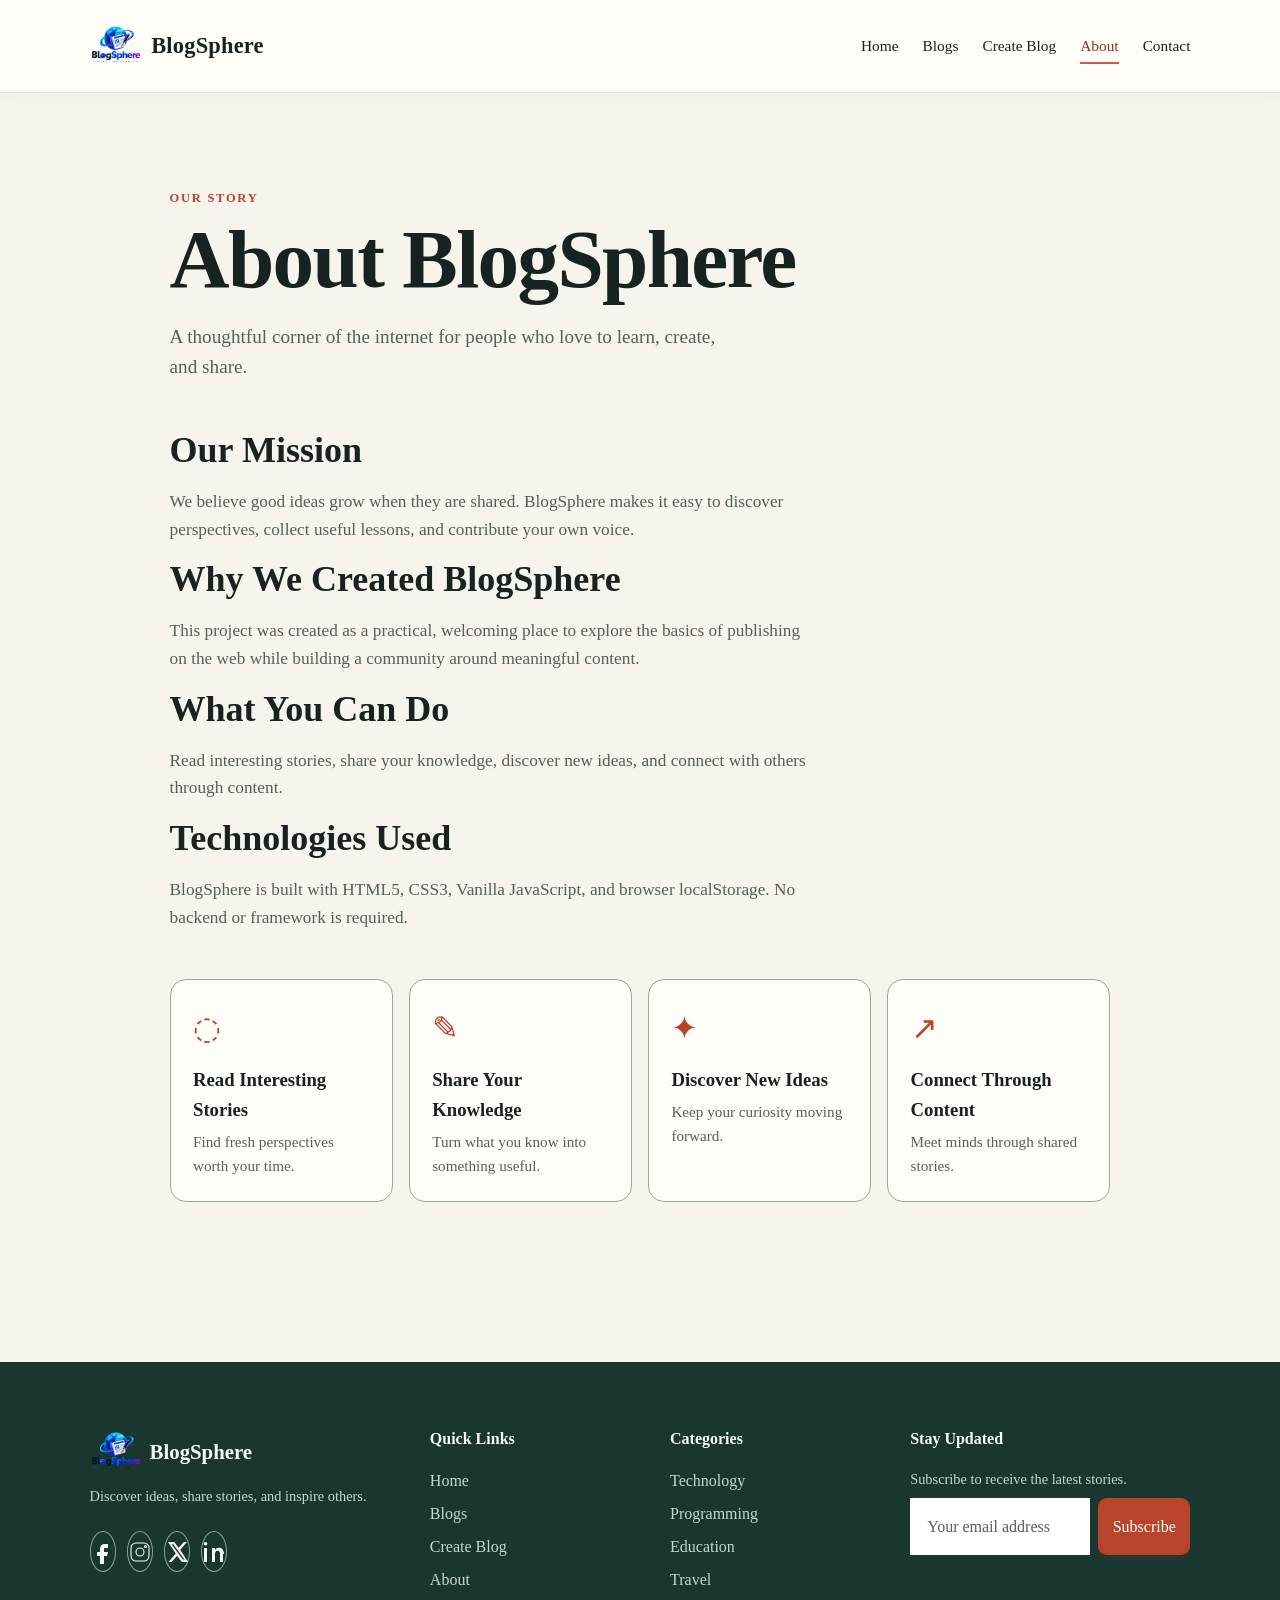
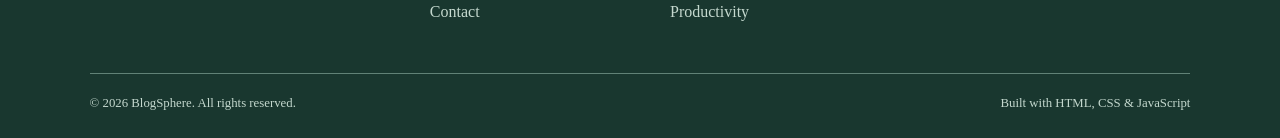
<file: about.html>
<!doctype html>
<html lang="en">
  <head>
    <meta charset="UTF-8" />
    <meta
      name="viewport"
      content="width=device-width, initial-scale=1.0"
    />
    <title>About | BlogSphere</title>
    <link
      rel="stylesheet"
      href="css/style.css"
    />
  </head>
  <body>
    <header class="site-header">
      <a class="brand" href="index.html"
        ><span class="brand-mark"
          ><img src="./images/image.png" alt="BlogSphere logo"></span
        >
        BlogSphere</a
      ><button
        class="menu-toggle"
        aria-label="Open navigation"
        aria-expanded="false"
      >
        ☰
      </button>
      <nav
        class="site-nav"
        aria-label="Main navigation"
      >
        <a href="index.html">Home</a
        ><a href="blogs.html">Blogs</a
        ><a href="create-blog.html"
          >Create Blog</a
        ><a
          class="active"
          href="about.html"
          >About</a
        ><a href="contact.html"
          >Contact</a
        >
      </nav>
    </header>
    <main class="page-content">
      <p class="eyebrow">Our story</p>
      <h1>About BlogSphere</h1>
      <p class="intro">
        A thoughtful corner of the
        internet for people who love to
        learn, create, and share.
      </p>
      <div class="about-copy">
        <h2>Our Mission</h2>
        <p>
          We believe good ideas grow
          when they are shared.
          BlogSphere makes it easy to
          discover perspectives, collect
          useful lessons, and contribute
          your own voice.
        </p>
        <h2>
          Why We Created BlogSphere
        </h2>
        <p>
          This project was created as a
          practical, welcoming place to
          explore the basics of
          publishing on the web while
          building a community around
          meaningful content.
        </p>
        <h2>What You Can Do</h2>
        <p>
          Read interesting stories,
          share your knowledge, discover
          new ideas, and connect with
          others through content.
        </p>
        <h2>Technologies Used</h2>
        <p>
          BlogSphere is built with
          HTML5, CSS3, Vanilla
          JavaScript, and browser
          localStorage. No backend or
          framework is required.
        </p>
      </div>
      <div class="feature-grid">
        <article class="feature-card">
          <span>◌</span>
          <h3>
            Read Interesting Stories
          </h3>
          <p>
            Find fresh perspectives
            worth your time.
          </p>
        </article>
        <article class="feature-card">
          <span>✎</span>
          <h3>Share Your Knowledge</h3>
          <p>
            Turn what you know into
            something useful.
          </p>
        </article>
        <article class="feature-card">
          <span>✦</span>
          <h3>Discover New Ideas</h3>
          <p>
            Keep your curiosity moving
            forward.
          </p>
        </article>
        <article class="feature-card">
          <span>↗</span>
          <h3>
            Connect Through Content
          </h3>
          <p>
            Meet minds through shared
            stories.
          </p>
        </article>
      </div>
    </main>
    <footer class="site-footer">
      <div class="footer-grid">
        <div>
          <a
            class="footer-brand"
            href="index.html"
            ><span><img src="./images/image.png" alt="BlogSphere logo"></span>
            BlogSphere</a
          >
          <p>
            Discover ideas, share
            stories, and inspire others.
          </p>
          <div class="social-links">
            <a
              href="https://www.facebook.com/"
              aria-label="Facebook"
              ><svg viewBox="0 0 24 24" aria-hidden="true"><path d="M14 8h3V4h-3c-3.3 0-5 1.9-5 5v3H6v4h3v8h4v-8h3l1-4h-4V9c0-.7.3-1 1-1Z" /></svg></a
            ><a
              href="https://www.instagram.com/"
              aria-label="Instagram"
              ><svg class="social-icon-outline" viewBox="0 0 24 24" aria-hidden="true"><rect x="3" y="3" width="18" height="18" rx="5" /><circle cx="12" cy="12" r="4" /><circle cx="17.5" cy="6.5" r="1" /></svg></a
            ><a
              href="https://x.com/"
              aria-label="Twitter"
              ><svg viewBox="0 0 24 24" aria-hidden="true"><path d="M18.9 2H22l-6.8 7.8L23 22h-6.1l-4.8-6.3L6.6 22H3.5l7.3-8.4L3 2h6.2l4.3 5.7L18.9 2Zm-1.1 17.6h1.7L8.3 4.3H6.5l11.3 15.3Z" /></svg></a
            ><a
              href="https://www.linkedin.com/"
              aria-label="LinkedIn"
              ><svg viewBox="0 0 24 24" aria-hidden="true"><path d="M5 8H2V22H5V8ZM3.5 2A1.8 1.8 0 1 0 3.5 5.6 1.8 1.8 0 0 0 3.5 2ZM22 14c0-4.2-2.2-6.2-5.1-6.2-2.3 0-3.3 1.3-3.9 2.2V8H10V22h3v-7.4c0-2 .4-3.8 2.7-3.8 2.2 0 2.3 2.1 2.3 3.9V22h3V14Z" /></svg></a
            >
          </div>
        </div>
        <div>
          <h3>Quick Links</h3>
          <a href="index.html">Home</a
          ><a href="blogs.html">Blogs</a
          ><a href="create-blog.html"
            >Create Blog</a
          ><a href="about.html">About</a
          ><a href="contact.html"
            >Contact</a
          >
        </div>
        <div>
          <h3>Categories</h3>
          <a
            href="blogs.html?category=Technology"
            >Technology</a
          ><a
            href="blogs.html?category=Programming"
            >Programming</a
          ><a
            href="blogs.html?category=Education"
            >Education</a
          ><a
            href="blogs.html?category=Travel"
            >Travel</a
          ><a
            href="blogs.html?category=Productivity"
            >Productivity</a
          >
        </div>
        <div>
          <h3>Stay Updated</h3>
          <p>
            Subscribe to receive the
            latest stories.
          </p>
          <form class="newsletter-form">
            <input
              type="email"
              placeholder="Your email address"
              aria-label="Email address"
              required
            /><button
              class="button"
              type="submit"
            >
              Subscribe</button
            ><small
              class="newsletter-message"
            ></small>
          </form>
        </div>
      </div>
      <div class="footer-bottom">
        <span
          >© 2026 BlogSphere. All
          rights reserved.</span
        ><span
          >Built with HTML, CSS &
          JavaScript</span
        >
      </div>
    </footer>
    <script src="js/main.js"></script>
  </body>
</html>
</file>
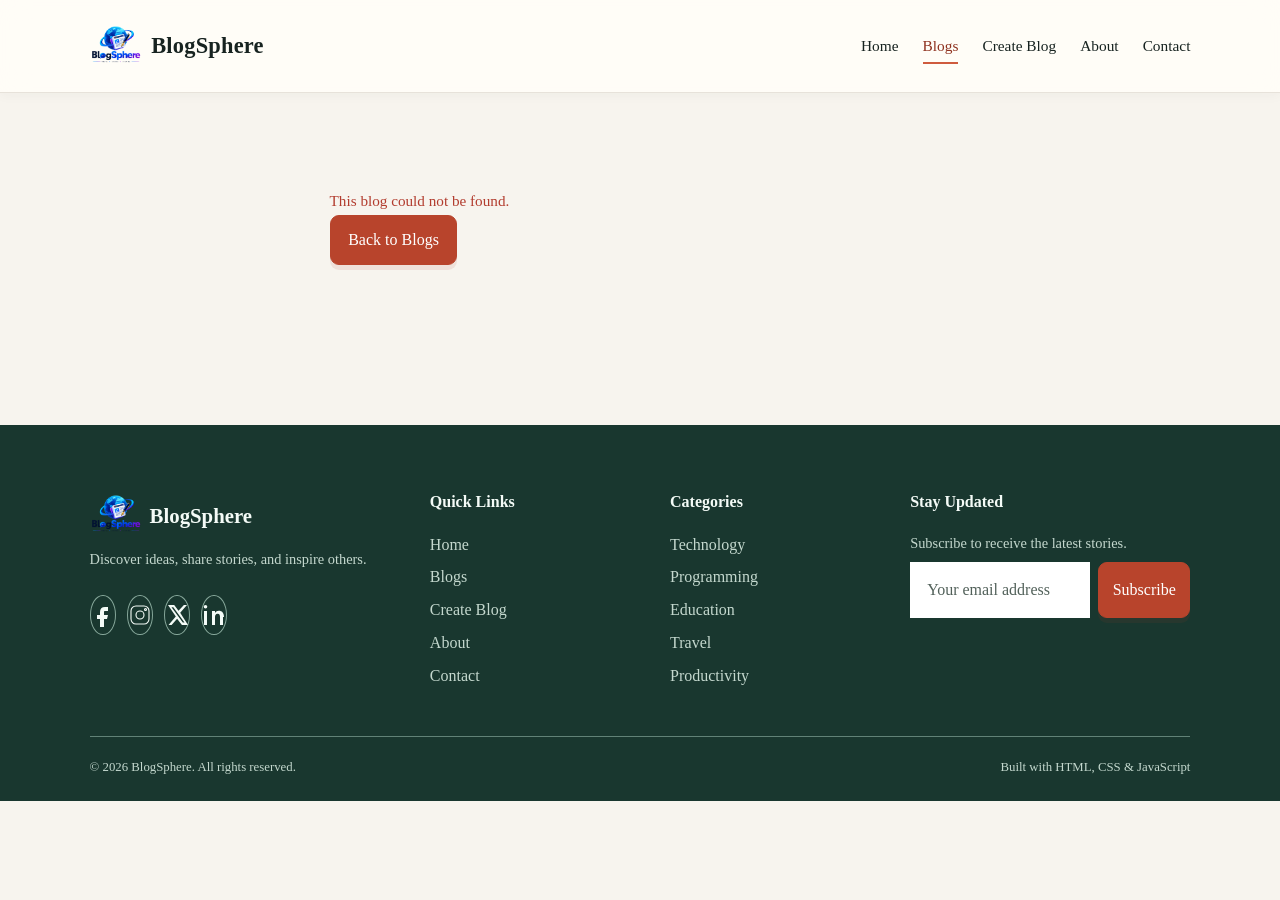
<file: blog-details.html>
<!doctype html>
<html lang="en">
  <head>
    <meta charset="UTF-8" />
    <meta
      name="viewport"
      content="width=device-width, initial-scale=1.0"
    />
    <title>
      Blog Details | BlogSphere
    </title>
    <link
      rel="stylesheet"
      href="css/style.css"
    />
  </head>
  <body>
    <header class="site-header">
      <a class="brand" href="index.html"
        ><span class="brand-mark"
          ><img src="./images/image.png" alt="BlogSphere logo"></span
        >
        BlogSphere</a
      ><button
        class="menu-toggle"
        aria-label="Open navigation"
        aria-expanded="false"
      >
        ☰
      </button>
      <nav
        class="site-nav"
        aria-label="Main navigation"
      >
        <a href="index.html">Home</a
        ><a
          class="active"
          href="blogs.html"
          >Blogs</a
        ><a href="create-blog.html"
          >Create Blog</a
        ><a href="about.html">About</a
        ><a href="contact.html"
          >Contact</a
        >
      </nav>
    </header>
    <main
      id="blog-detail"
      class="page-content detail-page"
      aria-live="polite"
    ></main>
    <footer class="site-footer">
      <div class="footer-grid">
        <div>
          <a
            class="footer-brand"
            href="index.html"
            ><span><img src="./images/image.png" alt="BlogSphere logo"></span>
            BlogSphere</a
          >
          <p>
            Discover ideas, share
            stories, and inspire others.
          </p>
          <div class="social-links">
            <a
              href="https://www.facebook.com/"
              aria-label="Facebook"
              ><svg viewBox="0 0 24 24" aria-hidden="true"><path d="M14 8h3V4h-3c-3.3 0-5 1.9-5 5v3H6v4h3v8h4v-8h3l1-4h-4V9c0-.7.3-1 1-1Z" /></svg></a
            ><a
              href="https://www.instagram.com/"
              aria-label="Instagram"
              ><svg class="social-icon-outline" viewBox="0 0 24 24" aria-hidden="true"><rect x="3" y="3" width="18" height="18" rx="5" /><circle cx="12" cy="12" r="4" /><circle cx="17.5" cy="6.5" r="1" /></svg></a
            ><a
              href="https://x.com/"
              aria-label="Twitter"
              ><svg viewBox="0 0 24 24" aria-hidden="true"><path d="M18.9 2H22l-6.8 7.8L23 22h-6.1l-4.8-6.3L6.6 22H3.5l7.3-8.4L3 2h6.2l4.3 5.7L18.9 2Zm-1.1 17.6h1.7L8.3 4.3H6.5l11.3 15.3Z" /></svg></a
            ><a
              href="https://www.linkedin.com/"
              aria-label="LinkedIn"
              ><svg viewBox="0 0 24 24" aria-hidden="true"><path d="M5 8H2V22H5V8ZM3.5 2A1.8 1.8 0 1 0 3.5 5.6 1.8 1.8 0 0 0 3.5 2ZM22 14c0-4.2-2.2-6.2-5.1-6.2-2.3 0-3.3 1.3-3.9 2.2V8H10V22h3v-7.4c0-2 .4-3.8 2.7-3.8 2.2 0 2.3 2.1 2.3 3.9V22h3V14Z" /></svg></a
            >
          </div>
        </div>
        <div>
          <h3>Quick Links</h3>
          <a href="index.html">Home</a
          ><a href="blogs.html">Blogs</a
          ><a href="create-blog.html"
            >Create Blog</a
          ><a href="about.html">About</a
          ><a href="contact.html"
            >Contact</a
          >
        </div>
        <div>
          <h3>Categories</h3>
          <a
            href="blogs.html?category=Technology"
            >Technology</a
          ><a
            href="blogs.html?category=Programming"
            >Programming</a
          ><a
            href="blogs.html?category=Education"
            >Education</a
          ><a
            href="blogs.html?category=Travel"
            >Travel</a
          ><a
            href="blogs.html?category=Productivity"
            >Productivity</a
          >
        </div>
        <div>
          <h3>Stay Updated</h3>
          <p>
            Subscribe to receive the
            latest stories.
          </p>
          <form class="newsletter-form">
            <input
              type="email"
              placeholder="Your email address"
              aria-label="Email address"
              required
            /><button
              class="button"
              type="submit"
            >
              Subscribe</button
            ><small
              class="newsletter-message"
            ></small>
          </form>
        </div>
      </div>
      <div class="footer-bottom">
        <span
          >© 2026 BlogSphere. All
          rights reserved.</span
        ><span
          >Built with HTML, CSS &
          JavaScript</span
        >
      </div>
    </footer>
    <script src="js/main.js"></script>
    <script src="js/blog-details.js"></script>
  </body>
</html>
</file>
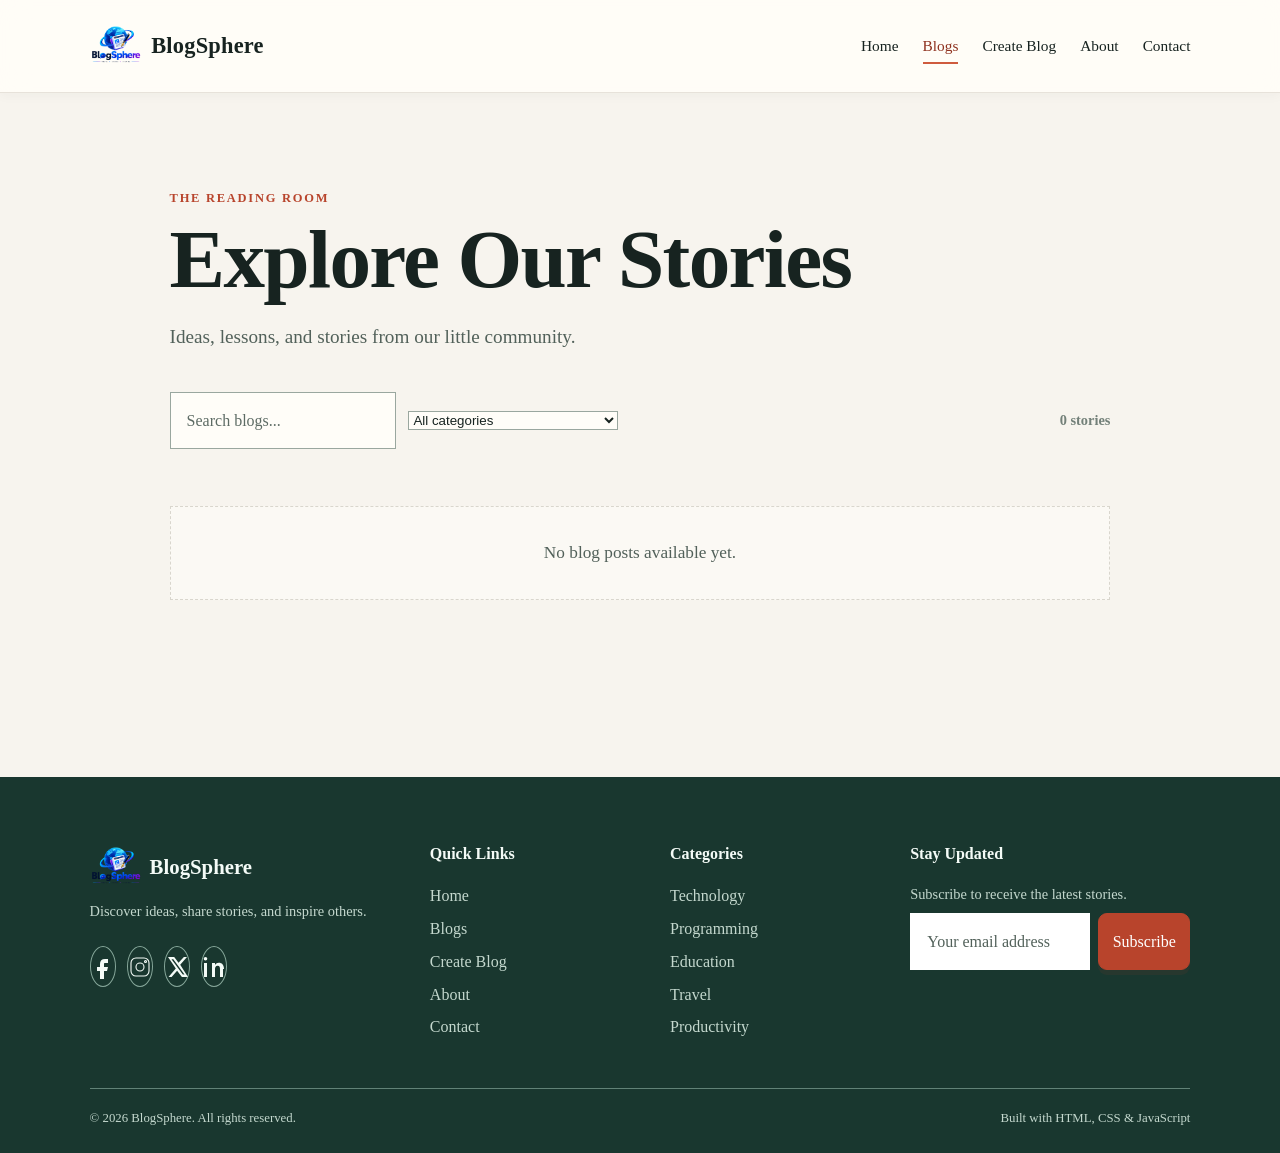
<file: blogs.html>
<!doctype html>
<html lang="en">
  <head>
    <meta charset="UTF-8" />
    <meta
      name="viewport"
      content="width=device-width, initial-scale=1.0"
    />
    <title>Blogs | BlogSphere</title>
    <link
      rel="stylesheet"
      href="css/style.css"
    />
  </head>
  <body>
    <header class="site-header">
      <a
        class="brand"
        href="index.html"
      >
        <span class="brand-mark"
          ><img src="./images/image.png" alt="BlogSphere logo"></span
        >
        BlogSphere
      </a>
      <button
        class="menu-toggle"
        aria-label="Open navigation"
        aria-expanded="false"
      >
        ☰
      </button>
      <nav
        class="site-nav"
        aria-label="Main navigation"
      >
        <a href="index.html">Home</a>
        <a
          class="active"
          href="blogs.html"
          >Blogs</a
        >
        <a href="create-blog.html"
          >Create Blog</a
        >
        <a href="about.html">About</a>
        <a href="contact.html"
          >Contact</a
        >
      </nav>
    </header>
    <main class="page-content">
      <p class="eyebrow">
        The reading room
      </p>
      <h1>Explore Our Stories</h1>
      <p class="intro">
        Ideas, lessons, and stories from
        our little community.
      </p>
      <div class="blog-tools">
        <input
          id="search-input"
          type="search"
          placeholder="Search blogs..."
          aria-label="Search blogs"
        />
        <select
          id="category-filter"
          aria-label="Filter by category"
        >
          <option value="all">
            All categories
          </option>
        </select>
        <strong
          id="blog-count"
        ></strong>
      </div>
      <section
        id="blog-list"
        class="card-grid"
        aria-live="polite"
      ></section>
    </main>
    <footer class="site-footer">
      <div class="footer-grid">
        <div>
          <a
            class="footer-brand"
            href="index.html"
            ><span><img src="./images/image.png" alt="BlogSphere logo"></span>
            BlogSphere</a
          >
          <p>
            Discover ideas, share
            stories, and inspire others.
          </p>
          <div class="social-links">
            <a
              href="https://www.facebook.com/"
              aria-label="Facebook"
              ><svg viewBox="0 0 24 24" aria-hidden="true"><path d="M14 8h3V4h-3c-3.3 0-5 1.9-5 5v3H6v4h3v8h4v-8h3l1-4h-4V9c0-.7.3-1 1-1Z" /></svg></a
            ><a
              href="https://www.instagram.com/"
              aria-label="Instagram"
              ><svg class="social-icon-outline" viewBox="0 0 24 24" aria-hidden="true"><rect x="3" y="3" width="18" height="18" rx="5" /><circle cx="12" cy="12" r="4" /><circle cx="17.5" cy="6.5" r="1" /></svg></a
            ><a
              href="https://x.com/"
              aria-label="Twitter"
              ><svg viewBox="0 0 24 24" aria-hidden="true"><path d="M18.9 2H22l-6.8 7.8L23 22h-6.1l-4.8-6.3L6.6 22H3.5l7.3-8.4L3 2h6.2l4.3 5.7L18.9 2Zm-1.1 17.6h1.7L8.3 4.3H6.5l11.3 15.3Z" /></svg></a
            ><a
              href="https://www.linkedin.com/"
              aria-label="LinkedIn"
              ><svg viewBox="0 0 24 24" aria-hidden="true"><path d="M5 8H2V22H5V8ZM3.5 2A1.8 1.8 0 1 0 3.5 5.6 1.8 1.8 0 0 0 3.5 2ZM22 14c0-4.2-2.2-6.2-5.1-6.2-2.3 0-3.3 1.3-3.9 2.2V8H10V22h3v-7.4c0-2 .4-3.8 2.7-3.8 2.2 0 2.3 2.1 2.3 3.9V22h3V14Z" /></svg></a
            >
          </div>
        </div>
        <div>
          <h3>Quick Links</h3>
          <a href="index.html">Home</a
          ><a href="blogs.html">Blogs</a
          ><a href="create-blog.html"
            >Create Blog</a
          ><a href="about.html">About</a
          ><a href="contact.html"
            >Contact</a
          >
        </div>
        <div>
          <h3>Categories</h3>
          <a
            href="blogs.html?category=Technology"
            >Technology</a
          ><a
            href="blogs.html?category=Programming"
            >Programming</a
          ><a
            href="blogs.html?category=Education"
            >Education</a
          ><a
            href="blogs.html?category=Travel"
            >Travel</a
          ><a
            href="blogs.html?category=Productivity"
            >Productivity</a
          >
        </div>
        <div>
          <h3>Stay Updated</h3>
          <p>
            Subscribe to receive the
            latest stories.
          </p>
          <form class="newsletter-form">
            <input
              type="email"
              placeholder="Your email address"
              aria-label="Email address"
              required
            /><button
              class="button"
              type="submit"
            >
              Subscribe</button
            ><small
              class="newsletter-message"
            ></small>
          </form>
        </div>
      </div>
      <div class="footer-bottom">
        <span
          >© 2026 BlogSphere. All
          rights reserved.</span
        ><span
          >Built with HTML, CSS &
          JavaScript</span
        >
      </div>
    </footer>
    <script src="js/main.js"></script>
    <script src="js/blogs.js"></script>
  </body>
</html>
</file>
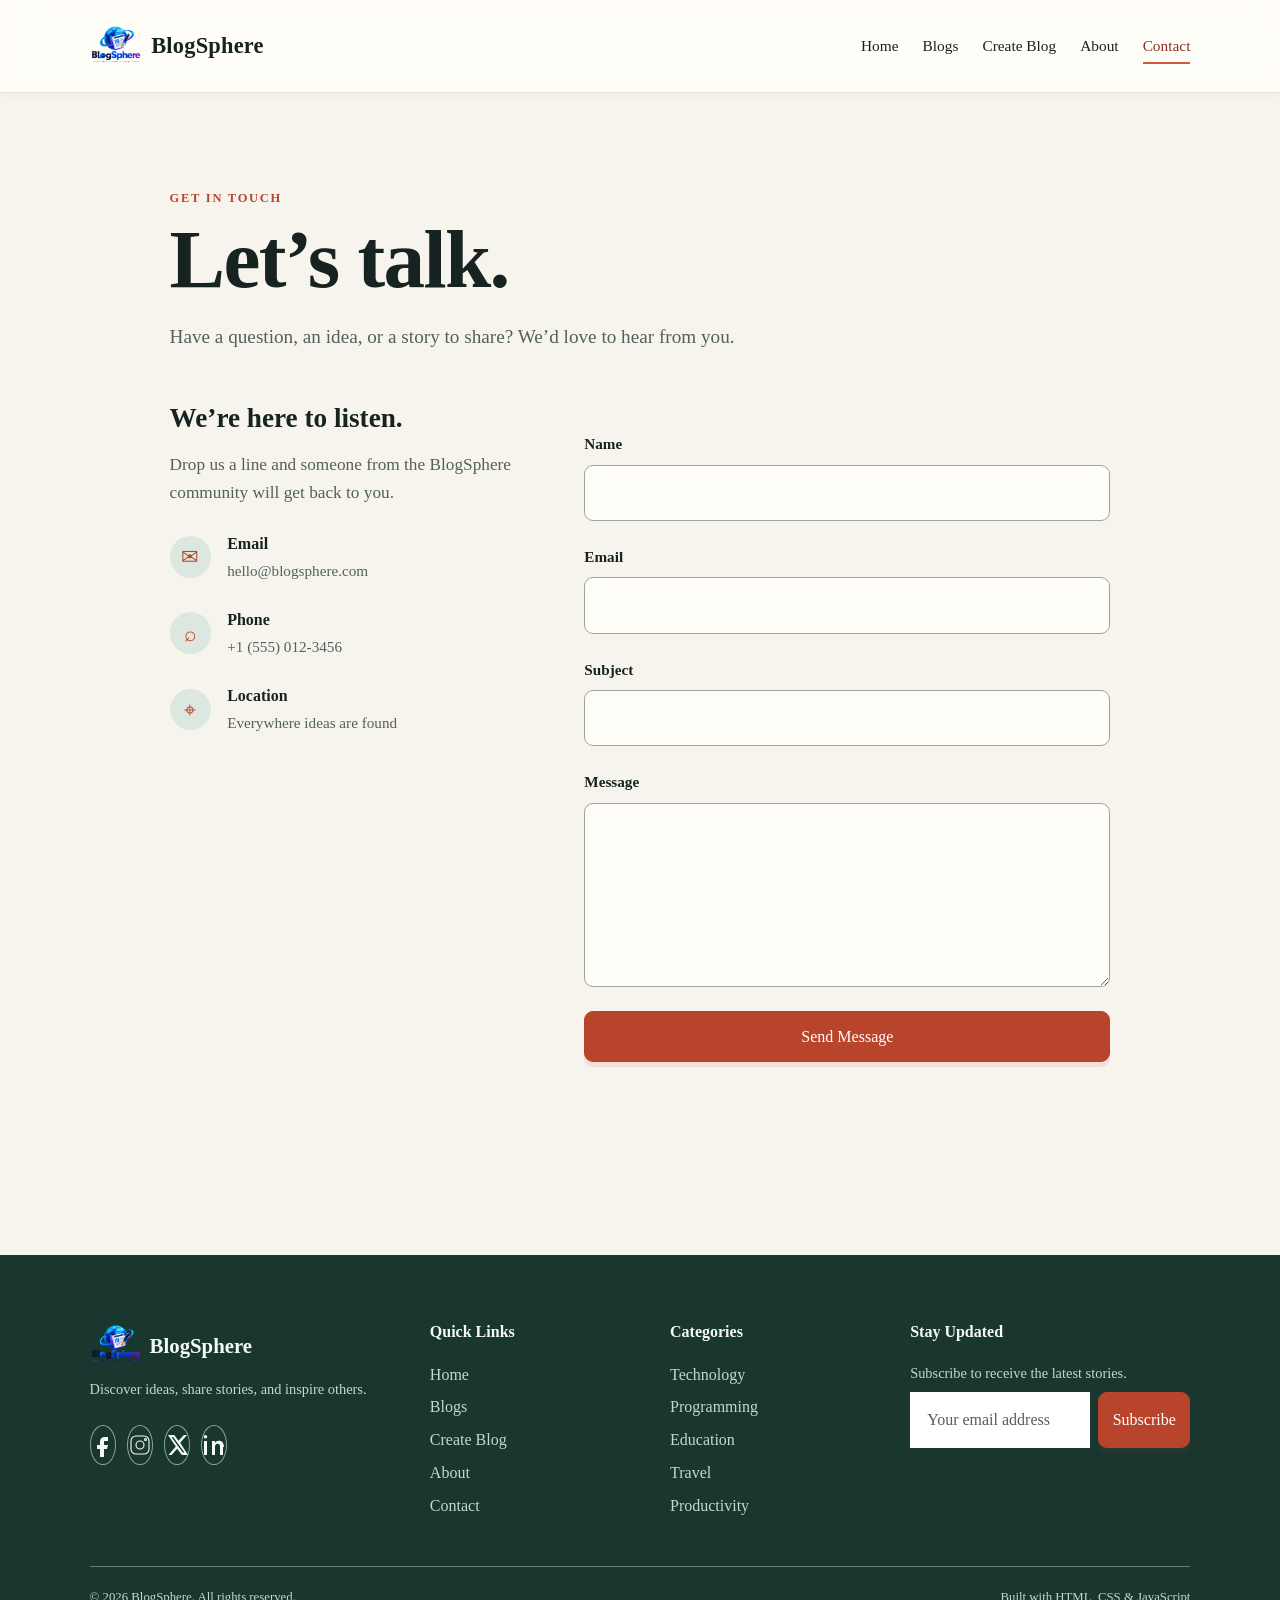
<file: contact.html>
<!doctype html>
<html lang="en">
  <head>
    <meta charset="UTF-8" />
    <meta
      name="viewport"
      content="width=device-width, initial-scale=1.0"
    />
    <title>Contact | BlogSphere</title>
    <link
      rel="stylesheet"
      href="css/style.css"
    />
  </head>
  <body>
    <header class="site-header">
      <a class="brand" href="index.html"
        ><span class="brand-mark"
          ><img src="./images/image.png" alt="BlogSphere logo"></span
        >
        BlogSphere</a
      ><button
        class="menu-toggle"
        aria-label="Open navigation"
        aria-expanded="false"
      >
        ☰
      </button>
      <nav
        class="site-nav"
        aria-label="Main navigation"
      >
        <a href="index.html">Home</a
        ><a href="blogs.html">Blogs</a
        ><a href="create-blog.html"
          >Create Blog</a
        ><a href="about.html">About</a
        ><a
          class="active"
          href="contact.html"
          >Contact</a
        >
      </nav>
    </header>
    <main class="page-content">
      <p class="eyebrow">
        Get in touch
      </p>
      <h1>Let’s talk.</h1>
      <p class="intro">
        Have a question, an idea, or a
        story to share? We’d love to
        hear from you.
      </p>
      <div class="contact-layout">
        <div class="contact-info">
          <h2>We’re here to listen.</h2>
          <p>
            Drop us a line and someone
            from the BlogSphere
            community will get back to
            you.
          </p>
          <div class="contact-item">
            <span>✉</span>
            <div>
              <strong>Email</strong>
              <p>
                hello@blogsphere.com
              </p>
            </div>
          </div>
          <div class="contact-item">
            <span>⌕</span>
            <div>
              <strong>Phone</strong>
              <p>+1 (555) 012-3456</p>
            </div>
          </div>
          <div class="contact-item">
            <span>⌖</span>
            <div>
              <strong>Location</strong>
              <p>
                Everywhere ideas are
                found
              </p>
            </div>
          </div>
        </div>
        <form
          id="contact-form"
          class="form"
          novalidate
        >
          <label for="name">Name</label
          ><input
            id="name"
            name="name"
            type="text"
            required
          /><label for="email"
            >Email</label
          ><input
            id="email"
            name="email"
            type="email"
            required
          /><label for="subject"
            >Subject</label
          ><input
            id="subject"
            name="subject"
            type="text"
            required
          /><label for="message"
            >Message</label
          ><textarea
            id="message"
            name="message"
            rows="6"
            required
          ></textarea
          ><button
            class="button"
            type="submit"
          >
            Send Message
          </button>
          <p
            id="contact-message"
            class="form-message"
            role="status"
          ></p>
        </form>
      </div>
    </main>
    <footer class="site-footer">
      <div class="footer-grid">
        <div>
          <a
            class="footer-brand"
            href="index.html"
            ><span><img src="./images/image.png" alt="BlogSphere logo"></span>
            BlogSphere</a
          >
          <p>
            Discover ideas, share
            stories, and inspire others.
          </p>
          <div class="social-links">
            <a
              href="https://www.facebook.com/"
              aria-label="Facebook"
              ><svg viewBox="0 0 24 24" aria-hidden="true"><path d="M14 8h3V4h-3c-3.3 0-5 1.9-5 5v3H6v4h3v8h4v-8h3l1-4h-4V9c0-.7.3-1 1-1Z" /></svg></a
            ><a
              href="https://www.instagram.com/"
              aria-label="Instagram"
              ><svg class="social-icon-outline" viewBox="0 0 24 24" aria-hidden="true"><rect x="3" y="3" width="18" height="18" rx="5" /><circle cx="12" cy="12" r="4" /><circle cx="17.5" cy="6.5" r="1" /></svg></a
            ><a
              href="https://x.com/"
              aria-label="Twitter"
              ><svg viewBox="0 0 24 24" aria-hidden="true"><path d="M18.9 2H22l-6.8 7.8L23 22h-6.1l-4.8-6.3L6.6 22H3.5l7.3-8.4L3 2h6.2l4.3 5.7L18.9 2Zm-1.1 17.6h1.7L8.3 4.3H6.5l11.3 15.3Z" /></svg></a
            ><a
              href="https://www.linkedin.com/"
              aria-label="LinkedIn"
              ><svg viewBox="0 0 24 24" aria-hidden="true"><path d="M5 8H2V22H5V8ZM3.5 2A1.8 1.8 0 1 0 3.5 5.6 1.8 1.8 0 0 0 3.5 2ZM22 14c0-4.2-2.2-6.2-5.1-6.2-2.3 0-3.3 1.3-3.9 2.2V8H10V22h3v-7.4c0-2 .4-3.8 2.7-3.8 2.2 0 2.3 2.1 2.3 3.9V22h3V14Z" /></svg></a
            >
          </div>
        </div>
        <div>
          <h3>Quick Links</h3>
          <a href="index.html">Home</a
          ><a href="blogs.html">Blogs</a
          ><a href="create-blog.html"
            >Create Blog</a
          ><a href="about.html">About</a
          ><a href="contact.html"
            >Contact</a
          >
        </div>
        <div>
          <h3>Categories</h3>
          <a
            href="blogs.html?category=Technology"
            >Technology</a
          ><a
            href="blogs.html?category=Programming"
            >Programming</a
          ><a
            href="blogs.html?category=Education"
            >Education</a
          ><a
            href="blogs.html?category=Travel"
            >Travel</a
          ><a
            href="blogs.html?category=Productivity"
            >Productivity</a
          >
        </div>
        <div>
          <h3>Stay Updated</h3>
          <p>
            Subscribe to receive the
            latest stories.
          </p>
          <form class="newsletter-form">
            <input
              type="email"
              placeholder="Your email address"
              aria-label="Email address"
              required
            /><button
              class="button"
              type="submit"
            >
              Subscribe</button
            ><small
              class="newsletter-message"
            ></small>
          </form>
        </div>
      </div>
      <div class="footer-bottom">
        <span
          >© 2026 BlogSphere. All
          rights reserved.</span
        ><span
          >Built with HTML, CSS &
          JavaScript</span
        >
      </div>
    </footer>
    <script src="js/main.js"></script>
  </body>
</html>
</file>
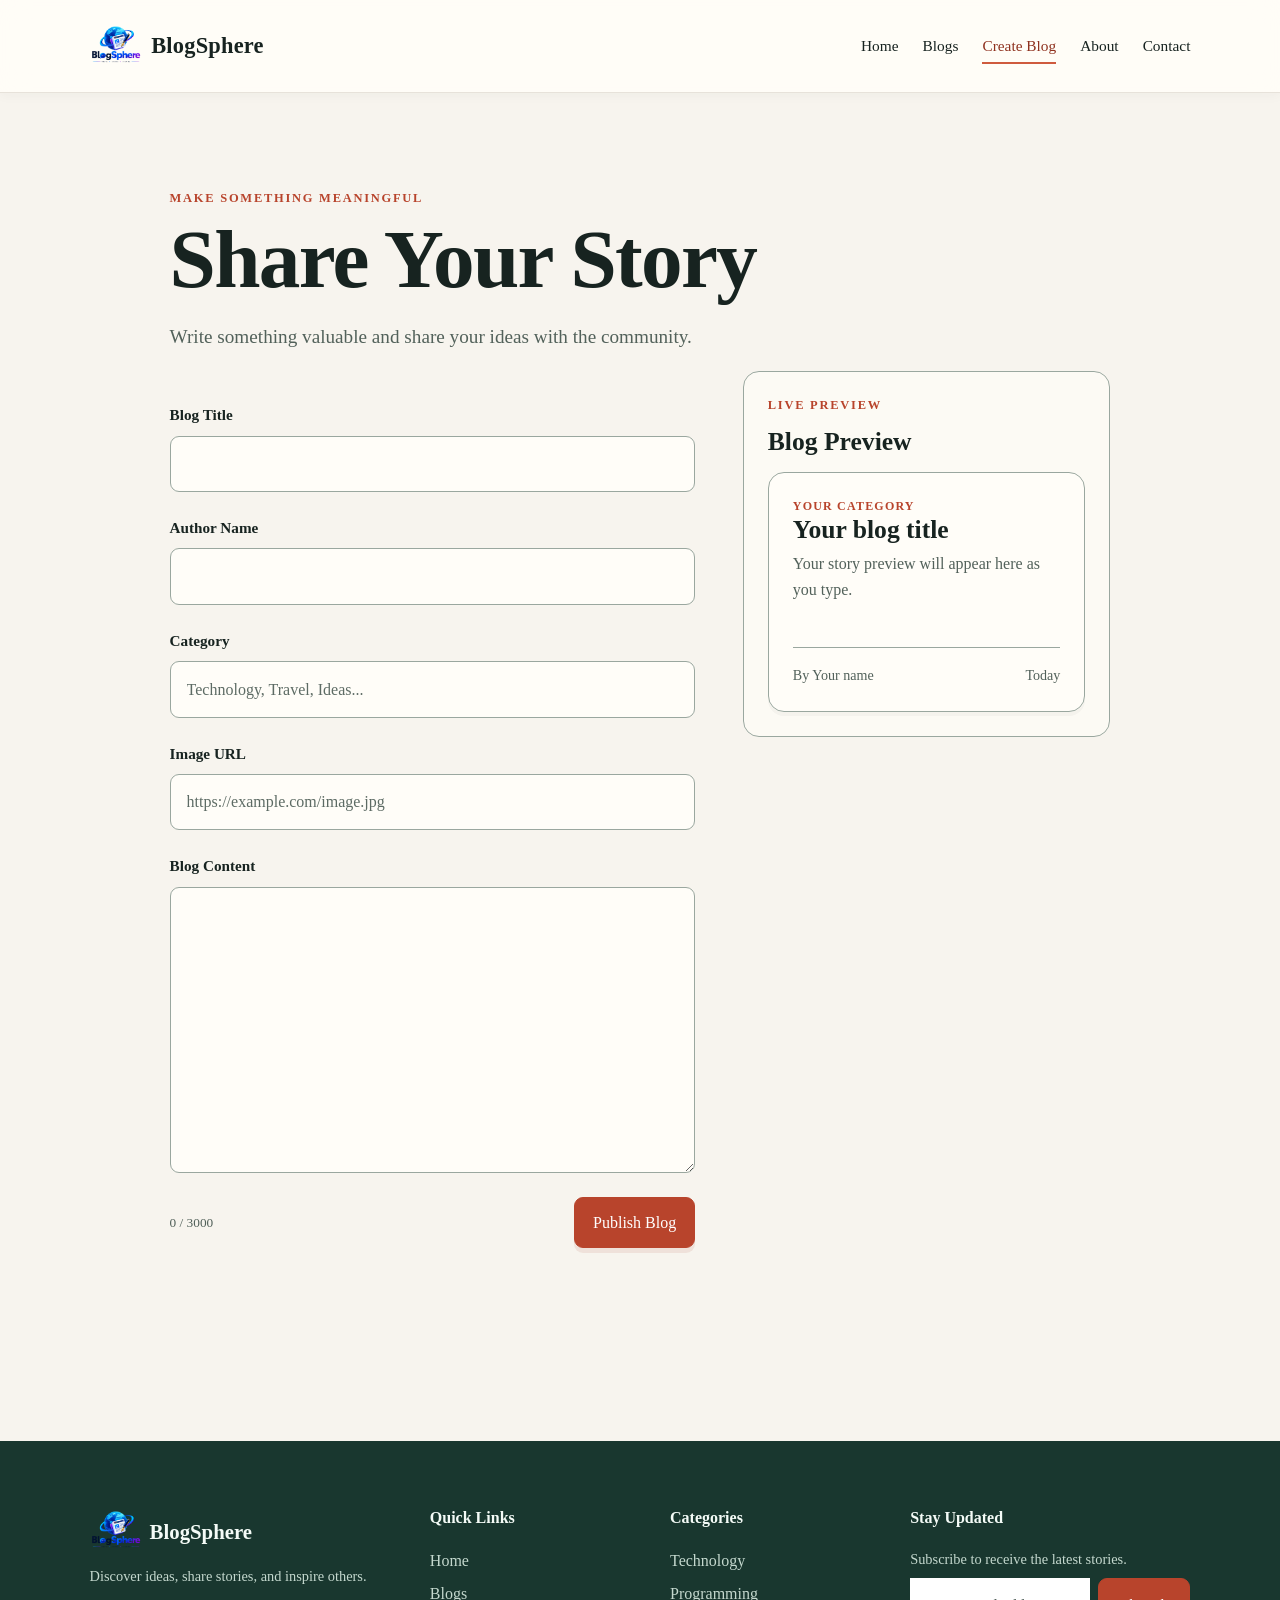
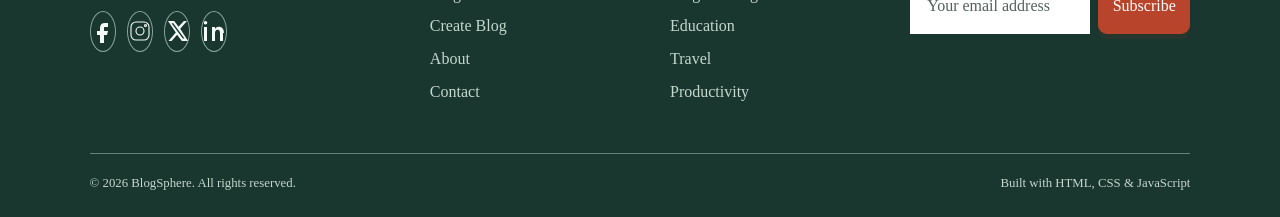
<file: create-blog.html>
<!doctype html>
<html lang="en">
  <head>
    <meta charset="UTF-8" />
    <meta
      name="viewport"
      content="width=device-width, initial-scale=1.0"
    />
    <title>
      Create Blog | BlogSphere
    </title>
    <link
      rel="stylesheet"
      href="css/style.css"
    />
  </head>
  <body>
    <header class="site-header">
      <a
        class="brand"
        href="index.html"
      >
        <span class="brand-mark"
          ><img src="./images/image.png" alt="BlogSphere logo"></span
        >
        BlogSphere
      </a>
      <button
        class="menu-toggle"
        aria-label="Open navigation"
        aria-expanded="false"
      >
        ☰
      </button>
      <nav
        class="site-nav"
        aria-label="Main navigation"
      >
        <a href="index.html">Home</a>
        <a href="blogs.html">Blogs</a>
        <a
          class="active"
          href="create-blog.html"
          >Create Blog</a
        >
        <a href="about.html">About</a>
        <a href="contact.html"
          >Contact</a
        >
      </nav>
    </header>
    <main class="page-content">
      <p class="eyebrow">
        Make something meaningful
      </p>
      <h1>Share Your Story</h1>
      <p class="intro">
        Write something valuable and
        share your ideas with the
        community.
      </p>
      <div class="editor-layout">
        <form
          id="create-blog-form"
          class="form"
          novalidate
        >
          <label for="title"
            >Blog Title</label
          >
          <input
            id="title"
            name="title"
            type="text"
            required
          />
          <label for="author"
            >Author Name</label
          >
          <input
            id="author"
            name="author"
            type="text"
            required
          />
          <label for="category"
            >Category</label
          >
          <input
            id="category"
            name="category"
            type="text"
            placeholder="Technology, Travel, Ideas..."
            required
          />
          <label for="image"
            >Image URL</label
          >
          <input
            id="image"
            name="image"
            type="url"
            placeholder="https://example.com/image.jpg"
          />
          <label for="content"
            >Blog Content</label
          >
          <textarea
            id="content"
            name="content"
            rows="10"
            maxlength="3000"
            required
          ></textarea>
          <div class="form-footer">
            <small id="character-count"
              >0 / 3000</small
            >
            <button
              class="button"
              type="submit"
            >
              Publish Blog
            </button>
          </div>
          <p
            id="form-message"
            class="form-message"
            role="status"
          ></p>
        </form>
        <aside class="preview-panel">
          <p class="eyebrow">
            Live preview
          </p>
          <h2>Blog Preview</h2>
          <article
            id="blog-preview"
            class="blog-card preview-card"
          >
            <div class="card-body">
              <span class="category"
                >Your category</span
              >
              <h2>Your blog title</h2>
              <p>
                Your story preview will
                appear here as you type.
              </p>
              <div class="card-meta">
                <span
                  >By Your name</span
                >
                <span>Today</span>
              </div>
            </div>
          </article>
        </aside>
      </div>
    </main>
    <footer class="site-footer">
      <div class="footer-grid">
        <div>
          <a
            class="footer-brand"
            href="index.html"
            ><span><img src="./images/image.png" alt="BlogSphere logo"></span>
            BlogSphere</a
          >
          <p>
            Discover ideas, share
            stories, and inspire others.
          </p>
          <div class="social-links">
            <a
              href="https://www.facebook.com/"
              aria-label="Facebook"
              ><svg viewBox="0 0 24 24" aria-hidden="true"><path d="M14 8h3V4h-3c-3.3 0-5 1.9-5 5v3H6v4h3v8h4v-8h3l1-4h-4V9c0-.7.3-1 1-1Z" /></svg></a
            ><a
              href="https://www.instagram.com/"
              aria-label="Instagram"
              ><svg class="social-icon-outline" viewBox="0 0 24 24" aria-hidden="true"><rect x="3" y="3" width="18" height="18" rx="5" /><circle cx="12" cy="12" r="4" /><circle cx="17.5" cy="6.5" r="1" /></svg></a
            ><a
              href="https://x.com/"
              aria-label="Twitter"
              ><svg viewBox="0 0 24 24" aria-hidden="true"><path d="M18.9 2H22l-6.8 7.8L23 22h-6.1l-4.8-6.3L6.6 22H3.5l7.3-8.4L3 2h6.2l4.3 5.7L18.9 2Zm-1.1 17.6h1.7L8.3 4.3H6.5l11.3 15.3Z" /></svg></a
            ><a
              href="https://www.linkedin.com/"
              aria-label="LinkedIn"
              ><svg viewBox="0 0 24 24" aria-hidden="true"><path d="M5 8H2V22H5V8ZM3.5 2A1.8 1.8 0 1 0 3.5 5.6 1.8 1.8 0 0 0 3.5 2ZM22 14c0-4.2-2.2-6.2-5.1-6.2-2.3 0-3.3 1.3-3.9 2.2V8H10V22h3v-7.4c0-2 .4-3.8 2.7-3.8 2.2 0 2.3 2.1 2.3 3.9V22h3V14Z" /></svg></a
            >
          </div>
        </div>
        <div>
          <h3>Quick Links</h3>
          <a href="index.html">Home</a
          ><a href="blogs.html">Blogs</a
          ><a href="create-blog.html"
            >Create Blog</a
          ><a href="about.html">About</a
          ><a href="contact.html"
            >Contact</a
          >
        </div>
        <div>
          <h3>Categories</h3>
          <a
            href="blogs.html?category=Technology"
            >Technology</a
          ><a
            href="blogs.html?category=Programming"
            >Programming</a
          ><a
            href="blogs.html?category=Education"
            >Education</a
          ><a
            href="blogs.html?category=Travel"
            >Travel</a
          ><a
            href="blogs.html?category=Productivity"
            >Productivity</a
          >
        </div>
        <div>
          <h3>Stay Updated</h3>
          <p>
            Subscribe to receive the
            latest stories.
          </p>
          <form class="newsletter-form">
            <input
              type="email"
              placeholder="Your email address"
              aria-label="Email address"
              required
            /><button
              class="button"
              type="submit"
            >
              Subscribe</button
            ><small
              class="newsletter-message"
            ></small>
          </form>
        </div>
      </div>
      <div class="footer-bottom">
        <span
          >© 2026 BlogSphere. All
          rights reserved.</span
        ><span
          >Built with HTML, CSS &
          JavaScript</span
        >
      </div>
    </footer>
    <script src="js/main.js"></script>
    <script src="js/create-blog.js"></script>
  </body>
</html>
</file>
<file: css/style.css>
:root {
  --ink: #18211f;
  --muted: #68736e;
  --paper: #f4f0e8;
  --card: #fffdf8;
  --accent: #cf5b3e;
  --sage: #dce5d8;
  --line: #d9d6cd;
}
* {
  box-sizing: border-box;
}
body {
  margin: 0;
  color: var(--ink);
  background: var(--paper);
  font-family: Georgia, "Times New Roman", serif;
  line-height: 1.6;
}
.site-header {
  display: flex;
  align-items: center;
  justify-content: space-between;
  gap: 2rem;
  padding: 1.35rem 7vw;
  border-bottom: 1px solid var(--line);
  background: rgba(255, 253, 248, 0.7);
}
.brand {
  color: var(--ink);
  font-size: 1.35rem;
  font-weight: 700;
  text-decoration: none;
}
.brand span,
.eyebrow,
.category {
  color: var(--accent);
}
.site-nav {
  display: flex;
  align-items: center;
  gap: 1.35rem;
}
.site-nav a,
.site-footer a,
.text-link {
  color: var(--ink);
  text-decoration: none;
}
.site-nav a:hover,
.site-nav .active,
.text-link:hover {
  color: var(--accent);
}
.menu-toggle {
  display: none;
  border: 0;
  color: var(--ink);
  background: transparent;
  font-size: 1.5rem;
  cursor: pointer;
}
.page-content {
  max-width: 1120px;
  margin: 0 auto;
  padding: 6rem 7vw;
}
.hero {
  display: grid;
  grid-template-columns: 1fr 240px;
  align-items: end;
  min-height: 580px;
  padding-top: 8rem;
  background: radial-gradient(circle at 85% 25%, var(--sage), transparent 26%);
}
.eyebrow {
  margin: 0 0 0.7rem;
  font-size: 0.78rem;
  font-weight: 700;
  letter-spacing: 0.14em;
  text-transform: uppercase;
}
h1 {
  max-width: 750px;
  margin: 0.25rem 0 1.25rem;
  font-size: 5.5rem;
  line-height: 0.92;
}
h1 em {
  color: var(--accent);
  font-weight: 400;
}
h2 {
  margin: 0.25rem 0 1rem;
  font-size: 2.25rem;
  line-height: 1.1;
}
p {
  color: var(--muted);
  font-size: 1.08rem;
}
.hero-copy,
.intro {
  max-width: 570px;
  font-size: 1.25rem;
}
.button-row {
  display: flex;
  flex-wrap: wrap;
  gap: 0.8rem;
  margin-top: 2rem;
}
.button {
  display: inline-block;
  border: 1px solid var(--accent);
  padding: 0.72rem 1.1rem;
  color: #fff;
  background: var(--accent);
  font: inherit;
  text-decoration: none;
  cursor: pointer;
}
.button:hover {
  background: #ae472e;
}
.button-light {
  color: var(--accent);
  background: transparent;
}
.button-light:hover {
  color: #fff;
}
.hero-note {
  align-self: center;
  padding: 1.5rem;
  border-left: 1px solid var(--accent);
}
.hero-note span {
  color: var(--accent);
  font-size: 0.8rem;
}
.hero-note p {
  margin: 0.5rem 0 0;
  color: var(--ink);
  font-size: 1.25rem;
}
.section {
  padding-top: 3rem;
}
.section-heading {
  display: flex;
  align-items: end;
  justify-content: space-between;
  gap: 1rem;
  margin-bottom: 2rem;
}
.card-grid {
  display: grid;
  grid-template-columns: repeat(3, 1fr);
  gap: 1.2rem;
}
.blog-card {
  display: flex;
  min-height: 310px;
  flex-direction: column;
  background: var(--card);
  border: 1px solid var(--line);
}
.card-image {
  width: 100%;
  height: 150px;
  object-fit: cover;
}
.card-body {
  display: flex;
  flex: 1;
  flex-direction: column;
  padding: 1.35rem;
}
.category {
  font-size: 0.75rem;
  font-weight: 700;
  letter-spacing: 0.1em;
  text-transform: uppercase;
}
.blog-card h2 {
  margin: 0.55rem 0 0.35rem;
  font-size: 1.55rem;
}
.blog-card p {
  margin: 0 0 1rem;
  font-size: 1rem;
}
.card-meta {
  display: flex;
  justify-content: space-between;
  gap: 0.75rem;
  margin-top: auto;
  padding-top: 1rem;
  color: var(--muted);
  font-size: 0.88rem;
}
.card-actions {
  display: flex;
  align-items: center;
  justify-content: space-between;
  margin-top: 1rem;
}
.delete-button {
  border: 0;
  color: var(--accent);
  background: transparent;
  font: inherit;
  cursor: pointer;
}
.form {
  display: grid;
  gap: 0.5rem;
  max-width: 650px;
  margin-top: 2rem;
}
input,
textarea {
  width: 100%;
  margin-bottom: 1rem;
  padding: 0.85rem;
  border: 1px solid var(--line);
  border-radius: 0;
  background: var(--card);
  color: var(--ink);
  font: inherit;
}
input:focus,
textarea:focus {
  outline: 2px solid var(--accent);
  outline-offset: 2px;
}
.form-message {
  min-height: 1.6rem;
  margin: 0;
  font-size: 0.95rem;
}
.success {
  color: #47724c;
}
.error {
  color: #b23c2e;
}
.empty-state {
  grid-column: 1 / -1;
  padding: 2rem;
  background: var(--card);
}
.about-copy {
  max-width: 650px;
  margin-top: 4rem;
}
.detail-page {
  max-width: 800px;
}
.detail-image {
  width: 100%;
  max-height: 420px;
  object-fit: cover;
  margin-bottom: 2rem;
}
.detail-content {
  max-width: 680px;
  margin: 3rem 0;
  font-size: 1.25rem;
}
.site-footer {

  border-top: 1px solid var(--line);
}
.site-footer p {
  margin: 0;
  font-size: 0.9rem;
}
@media (max-width: 700px) {
  .site-header {
    position: relative;
    flex-wrap: wrap;
  }
  .menu-toggle {
    display: block;
  }
  .site-nav {
    display: none;
    width: 100%;
    flex-direction: column;
    align-items: flex-start;
    padding-top: 1rem;
  }
  .site-nav.open {
    display: flex;
  }
  .hero {
    grid-template-columns: 1fr;
    min-height: auto;
    padding-top: 5rem;
  }
  .hero-note {
    margin-top: 4rem;
  }
  .card-grid {
    grid-template-columns: 1fr;
  }
  .page-content {
    padding: 4.5rem 7vw;
  }
  h1 {
    font-size: 3.2rem;
  }
  .section-heading {
    align-items: flex-start;
    flex-direction: column;
  }
  .site-footer {
    align-items: flex-start;
    flex-direction: column;
    gap: 0.5rem;
  }
}

/* BlogSphere design layer */
:root {
  --primary-color: #d26043;
  --secondary-color: #dce8df;
  --background-color: #f7f4ee;
  --text-color: #172320;
  --muted-color: #738079;
  --border-color: #e1ddd4;
  --card-shadow: 0 18px 50px rgba(27, 43, 36, 0.1);
  --border-radius: 16px;
}
html {
  scroll-behavior: smooth;
}
body {
  min-width: 320px;
  color: var(--text-color);
  background: var(--background-color);
  font-family: Georgia, "Times New Roman", serif;
}
a,
button,
input,
textarea,
select {
  transition:
    color 0.2s ease,
    background-color 0.2s ease,
    border-color 0.2s ease,
    box-shadow 0.2s ease,
    transform 0.2s ease;
}
.site-header {
  position: sticky;
  top: 0;
  z-index: 10;
  padding: 1rem 7vw;
  border-bottom: 1px solid rgba(225, 221, 212, 0.8);
  background: rgba(255, 253, 248, 0.86);
  box-shadow: 0 4px 22px rgba(27, 43, 36, 0.06);
  backdrop-filter: blur(14px);
}
.brand {
  display: inline-flex;
  align-items: center;
  gap: 0.6rem;
  font-size: 1.35rem;
  letter-spacing: 0.01em;
}
.brand-mark {
  display: inline-grid;
  width: 3.25rem;
  height: 3.25rem;
  place-items: center;
  border-radius: 0;
  background: transparent;
  font-size: 1rem;
}
.footer-brand span {
  display: inline-grid;
  width: 2rem;
  height: 2rem;
  place-items: center;
  border-radius: 50%;
  color: #fff;
  background: var(--primary-color);
  font-size: 1rem;
}
.brand-mark img {
  display: block;
  width: 100%;
  height: 100%;
  object-fit: contain;
}
.site-nav {
  gap: 1.5rem;
}
.site-nav a {
  position: relative;
  padding: 0.45rem 0;
  font-size: 0.94rem;
}
.site-nav a::after {
  position: absolute;
  right: 0;
  bottom: 0;
  left: 0;
  height: 2px;
  content: "";
  background: var(--primary-color);
  transform: scaleX(0);
  transform-origin: right;
  transition: transform 0.2s ease;
}
.site-nav a:hover::after,
.site-nav a.active::after {
  transform: scaleX(1);
  transform-origin: left;
}
.site-nav a:hover,
.site-nav a.active,
.text-link:hover {
  color: var(--primary-color);
}
.menu-toggle {
  border: 1px solid var(--border-color);
  border-radius: 9px;
  padding: 0.4rem 0.65rem;
}
.menu-toggle:hover {
  border-color: var(--primary-color);
  color: var(--primary-color);
}
.hero {
  position: relative;
  grid-template-columns: minmax(0, 1.1fr) minmax(260px, 0.9fr);
  min-height: 650px;
  overflow: hidden;
  background: linear-gradient(125deg, #e9f0e7 0%, #f7f4ee 58%, #f1dfd3 100%);
}
.hero::before,
.hero::after {
  position: absolute;
  border-radius: 50%;
  content: "";
  pointer-events: none;
}
.hero::before {
  top: 8%;
  right: 4%;
  width: 390px;
  height: 390px;
  border: 1px solid rgba(210, 96, 67, 0.25);
  animation: float 8s ease-in-out infinite;
}
.hero::after {
  right: 13%;
  bottom: -120px;
  width: 270px;
  height: 270px;
  background: rgba(220, 232, 223, 0.8);
}
.hero-copy-wrap,
.hero-art {
  position: relative;
  z-index: 1;
}
.eyebrow,
.category {
  color: var(--primary-color);
}
h1 {
  max-width: 780px;
  margin: 0.25rem 0 1.4rem;
  font-size: 5.2rem;
  line-height: 0.95;
  letter-spacing: -0.02em;
}
h1 em {
  color: var(--primary-color);
}
h2 {
  font-size: 2.25rem;
}
.hero-copy,
.intro {
  max-width: 570px;
  color: var(--muted-color);
  font-size: 1.2rem;
}
.button {
  border-radius: 9px;
  box-shadow: 0 5px 0 rgba(168, 66, 45, 0.12);
}
.button:hover,
.button:focus-visible {
  box-shadow: 0 10px 22px rgba(168, 66, 45, 0.2);
  transform: translateY(-3px);
}
.hero-art {
  display: grid;
  min-height: 390px;
  place-items: center;
}

.outer-circle-image {
  position: absolute;
  top: -285px;
  right: -60px;
  z-index: 0;
  width: 390px;
  height: 390px;
  border: 5px solid rgba(255, 253, 248, 0.8);
  border-radius: 50%;
  object-fit: cover;
  opacity: 0.95;
  box-shadow: 0 16px 35px rgba(27, 43, 36, 0.14);
}

.hero-slot {
  position: absolute;
  z-index: 0;
  border: 2px solid rgba(210, 96, 67, 0.35);
  border-radius: 50%;
  object-fit: cover;
  opacity: 0.9;
  box-shadow: 0 12px 30px rgba(27, 43, 36, 0.1);
}
.hero-slot-top {
  top: -8%;
  right: 4%;
  z-index: 1;
  width: 340px;
  height: 340px;
}
.hero-slot-center {
  top: 30%;
  left: 15%;
  width: 220px;
  height: 220px;
}
.hero-slot-side {
  top: 41%;
  right: -3%;
  width: 100px;
  height: 100px;
}
.hero-slot-bottom {
  right: 20%;
  bottom: -12%;
  width: 165px;
  height: 165px;
}
.art-orbit {
  position: absolute;
  width: 290px;
  height: 290px;
  border: 1px dashed rgba(210, 96, 67, 0.45);
  border-radius: 50%;
  animation: spin 24s linear infinite;
}

.art-orbit img {
  position: absolute;
  top: 50%;
  left: 50%;
  z-index: 1;
  width: 290px;
  height: 290px;
  border: 5px solid rgba(255, 253, 248, 0.85);
  border-radius: 50%;
  object-fit: cover;
  box-shadow: 0 16px 35px rgba(27, 43, 36, 0.2);
  transform: translate(-50%, -50%);
}

.art-orbit img:hover {
  filter: saturate(1.1);
}
.art-card {
    margin-right: -400px;
  display: flex;
  position: relative;
  z-index: 3;
  width: 230px;
  min-height: 270px;
  flex-direction: column;
  justify-content: space-between;
  padding: 1.5rem;
  border: 1px solid rgba(255, 255, 255, 0.8);
  border-radius: var(--border-radius);
  color: #fff;
  background: #23443b;
  box-shadow: var(--card-shadow);
  transform: translateX(-45px) rotate(5deg);
}
.art-card span {
  font-size: 2.5rem;
  color: #e9c36a;
}
.art-card strong {
  font-size: 1.8rem;
  line-height: 1.05;
}
.art-card small {
  color: #bdd0c6;
}
.section {
  padding-top: 4rem;
}
.section-heading {
  margin-bottom: 2.2rem;
}
.section-heading p {
  margin-top: 0.25rem;
}
.card-grid {
  gap: 1.5rem;
}
.blog-card {
  overflow: hidden;
  border: 1px solid var(--border-color);
  border-radius: var(--border-radius);
  box-shadow: 0 4px 0 rgba(39, 48, 43, 0.03);
}
.blog-card:hover {
  box-shadow: var(--card-shadow);
  transform: translateY(-6px);
}
.card-image {
  height: 165px;
}
.image-placeholder {
  display: grid;
  place-items: center;
  color: #fff;
  background: linear-gradient(135deg, #2d5d4f, #d26043);
  font-size: 2rem;
}
.card-body {
  padding: 1.5rem;
}
.blog-card h2 {
  margin: 0.6rem 0 0.45rem;
  font-size: 1.5rem;
}
.card-meta {
  border-top: 1px solid var(--border-color);
}
.card-actions {
  margin-top: 1.2rem;
}
.blog-tools {
  display: flex;
  align-items: center;
  gap: 0.8rem;
  margin: 2.5rem 0;
}
.blog-tools input,
.blog-tools select {
  width: auto;
  min-width: 210px;
  margin: 0;
}
.blog-tools strong {
  margin-left: auto;
  color: var(--muted-color);
  font-size: 0.9rem;
}
.form {
  max-width: 680px;
}
.form input,
.form textarea {
  border-radius: 9px;
  border-color: var(--border-color);
}
.form input:focus,
.form textarea:focus,
.blog-tools input:focus,
.blog-tools select:focus {
  border-color: var(--primary-color);
  box-shadow: 0 0 0 4px rgba(210, 96, 67, 0.12);
  outline: 0;
}
.editor-layout {
  display: grid;
  grid-template-columns: minmax(0, 1fr) minmax(260px, 0.7fr);
  align-items: start;
  gap: 3rem;
}
.preview-panel {
  position: sticky;
  top: 110px;
  padding: 1.5rem;
  border: 1px solid var(--border-color);
  border-radius: var(--border-radius);
  background: rgba(255, 253, 248, 0.65);
}
.preview-panel h2 {
  margin-top: 0;
  font-size: 1.6rem;
}
.preview-card {
  min-height: 240px;
}
.form-footer {
  display: flex;
  align-items: center;
  justify-content: space-between;
  gap: 1rem;
}
.form-footer small {
  color: var(--muted-color);
}
.about-copy {
  margin-top: 3rem;
}
.feature-grid {
  display: grid;
  grid-template-columns: repeat(4, 1fr);
  gap: 1rem;
  margin-top: 3rem;
}
.feature-card {
  padding: 1.4rem;
  border: 1px solid var(--border-color);
  border-radius: var(--border-radius);
  background: var(--surface);
}
.feature-card:hover {
  box-shadow: var(--card-shadow);
  transform: translateY(-4px);
}
.feature-card span {
  color: var(--primary-color);
  font-size: 2rem;
}
.feature-card h3 {
  margin: 0.7rem 0 0.3rem;
}
.feature-card p {
  margin: 0;
  font-size: 0.95rem;
}
.contact-layout {
  display: grid;
  grid-template-columns: 0.8fr 1.2fr;
  gap: 4rem;
  margin-top: 3rem;
}
.contact-info h2 {
  font-size: 1.7rem;
}
.contact-item {
  display: flex;
  align-items: center;
  gap: 1rem;
  margin-top: 1.5rem;
}
.contact-item > span {
  display: grid;
  width: 2.6rem;
  height: 2.6rem;
  place-items: center;
  border-radius: 50%;
  color: var(--primary-color);
  background: var(--secondary-color);
  font-size: 1.3rem;
}
.contact-item p {
  margin: 0.15rem 0 0;
  font-size: 0.95rem;
}
.site-footer {
  display: block;
  margin-top: 4rem;
  padding: 4rem 7vw 1.5rem;
  border: 0;
  color: #e7eee9;
  background: #19372f;
}
.site-footer p {
  color: #a9c0b5;
}
.footer-grid {
  display: grid;
  grid-template-columns: 1.5fr 1fr 1fr 1.4fr;
  gap: 2.5rem;
  max-width: 1120px;
  margin: 0 auto;
}
.footer-grid > div {
  display: flex;
  flex-direction: column;
  gap: 0.45rem;
}
.footer-brand {
  display: flex;
  align-items: center;
  gap: 0.5rem;
  color: #fff;
  font-size: 1.3rem;
  font-weight: 700;
  text-decoration: none;
}
.footer-brand span {
  display: inline-flex;
  width: 3.25rem;
  height: 3.25rem;
  align-items: center;
  justify-content: center;
  border-radius: 0;
  background: transparent;
}
.footer-brand img {
  display: block;
  width: 100%;
  height: 100%;
  object-fit: contain;
}
.footer-grid h3 {
  margin: 0 0 0.6rem;
  color: #fff;
  font-size: 1rem;
}
.footer-grid a:not(.footer-brand) {
  width: fit-content;
  color: #b5c9be;
  text-decoration: none;
}
.footer-grid a:not(.footer-brand):hover {
  color: #fff;
  transform: translateX(3px);
}
.social-links {
  display: flex;
  gap: 0.7rem;
  margin-top: 1rem;
}
.social-links a {
  display: grid;
  width: 2.95rem;
  height: 2.55rem;
  place-items: center;
  border: 1px solid #638276;
  border-radius: 60%;
  color: #fff !important;
  font-size: 0.8rem;
  gap: 20px;
}
.social-links svg {
  width: 1.5rem;
  height: 1.5rem;
  fill: currentColor;
  stroke: none;
}
.social-links .social-icon-outline {
  fill: none;
  stroke: currentColor;
  stroke-width: 1.11;
}
.social-links a:hover {
  /* border-color: var(--primary-color); */
  /* background: var(--primary-color); */
  transform: translateY(-3px);
}
.newsletter-form {
  display: flex;
  flex-wrap: wrap;
  gap: 0.5rem;
}
.newsletter-form input {
  flex: 1 1 150px;
  margin: 0;
  border-color: #527268;
  color: #fff;
  background: #23483e;
}
.newsletter-form .button {
  padding: 0.65rem 0.85rem;
}
.newsletter-message {
  flex-basis: 100%;
  min-height: 1.3rem;
  color: #c3e2c8;
}
.footer-bottom {
  display: flex;
  justify-content: space-between;
  gap: 1rem;
  max-width: 1120px;
  margin: 3rem auto 0;
  padding-top: 1.2rem;
  border-top: 1px solid #3b5a50;
  color: #9db6aa;
  font-size: 0.8rem;
}
@keyframes float {
  50% {
    transform: translateY(-12px);
  }
}
@keyframes spin {
  to {
    transform: rotate(360deg);
  }
}
@media (max-width: 850px) {
  .card-grid {
    grid-template-columns: repeat(2, minmax(0, 1fr));
  }
  .editor-layout,
  .contact-layout {
    grid-template-columns: 1fr;
    gap: 2rem;
  }
  .preview-panel {
    position: static;
  }
  .feature-grid {
    grid-template-columns: repeat(2, 1fr);
  }
  .footer-grid {
    grid-template-columns: repeat(2, 1fr);
  }
}
@media (max-width: 700px) {
  .site-header {
    flex-wrap: wrap;
  }
  .site-nav {
    align-items: stretch;
    gap: 0;
    padding: 0.75rem 0 0;
  }
  .site-nav a {
    padding: 0.7rem 0;
    border-top: 1px solid var(--border-color);
  }
  .site-nav a::after {
    display: none;
  }
  .hero {
    grid-template-columns: 1fr;
    min-height: auto;
    padding-top: 5rem;
  }
  .hero-art {
    min-height: 330px;
  }
  .card-grid {
    grid-template-columns: 1fr;
  }
  .page-content {
    padding: 4.5rem 7vw;
  }
  h1 {
    font-size: 3.2rem;
  }
  .blog-tools {
    align-items: stretch;
    flex-direction: column;
  }
  .blog-tools input,
  .blog-tools select {
    width: 100%;
  }
  .blog-tools strong {
    margin-left: 0;
  }
  .feature-grid,
  .footer-grid {
    grid-template-columns: 1fr;
  }
  .footer-bottom {
    align-items: flex-start;
    flex-direction: column;
    margin-top: 2rem;
  }
}

/* Visual polish: these shared rules keep the layout simple while adding depth. */
html {
  scroll-behavior: smooth;
}
body {
  min-width: 320px;
  background: #f5f1e9;
}
a,
button,
input,
textarea {
  transition:
    color 0.2s ease,
    background-color 0.2s ease,
    border-color 0.2s ease,
    box-shadow 0.2s ease,
    transform 0.2s ease;
}
.site-header {
  position: relative;
  z-index: 2;
  padding: 1.25rem 7vw;
  background: rgba(255, 253, 248, 0.92);
  box-shadow: 0 2px 12px rgba(39, 48, 43, 0.04);
}
.brand {
  font-size: 1.4rem;
  letter-spacing: 0.01em;
}
.site-nav a {
  position: relative;
  padding: 0.35rem 0;
  font-size: 0.96rem;
}
.site-nav a::after {
  position: absolute;
  right: 0;
  bottom: 0;
  left: 0;
  height: 2px;
  content: "";
  background: var(--accent);
  transform: scaleX(0);
  transform-origin: right;
  transition: transform 0.2s ease;
}
.site-nav a:hover::after,
.site-nav a.active::after {
  transform: scaleX(1);
  transform-origin: left;
}
.menu-toggle {
  border: 1px solid var(--line);
  padding: 0.35rem 0.6rem;
}
.menu-toggle:hover,
.menu-toggle:focus-visible {
  border-color: var(--accent);
  color: var(--accent);
}
.hero {
  min-height: 590px;
  background: radial-gradient(circle at 86% 24%, var(--sage), transparent 27%);
}
h1,
h2,
p {
  overflow-wrap: anywhere;
}
.button {
  box-shadow: 0 5px 0 rgba(168, 66, 45, 0.1);
}
.button:hover,
.button:focus-visible {
  box-shadow: 0 8px 18px rgba(168, 66, 45, 0.18);
  transform: translateY(-2px);
}
.blog-card {
  overflow: hidden;
  box-shadow: 0 4px 0 rgba(39, 48, 43, 0.03);
}
.blog-card:hover {
  box-shadow: 0 18px 45px rgba(39, 48, 43, 0.1);
  transform: translateY(-5px);
}
.card-meta {
  border-top: 1px solid var(--line);
}
.delete-button:hover,
.delete-button:focus-visible {
  color: var(--accent-dark);
  text-decoration: underline;
}
label {
  color: var(--ink);
  font-size: 0.95rem;
  font-weight: 700;
}
input,
textarea {
  padding: 0.9rem 1rem;
}
input::placeholder,
textarea::placeholder {
  color: #929b95;
}
input:focus,
textarea:focus,
.button:focus-visible,
.text-link:focus-visible,
.delete-button:focus-visible {
  outline: 2px solid var(--accent);
  outline-offset: 3px;
}
.empty-state {
  border: 1px dashed var(--line);
  background: rgba(255, 253, 248, 0.6);
  text-align: center;
}
.site-footer {
  background: rgba(255, 253, 248, 0.45);
}

@media (max-width: 850px) and (min-width: 701px) {
  .card-grid {
    grid-template-columns: repeat(2, minmax(0, 1fr));
  }
}

@media (max-width: 700px) {
  .site-nav {
    align-items: stretch;
    gap: 0;
    padding: 0.75rem 0 0;
  }
  .site-nav a {
    padding: 0.7rem 0;
    border-top: 1px solid var(--line);
  }
  .site-nav a::after {
    display: none;
  }
  .hero {
    padding-top: 5rem;
  }
  .site-footer {
    gap: 0.5rem;
  }
}

/* Accessible final color tokens and component states. */
:root {
  --primary-color: #b8442c;
  --primary-dark: #8f321f;
  --background-color: #f7f4ee;
  --surface-color: #fffdf8;
  --text-primary: #172320;
  --text-secondary: #52615a;
  --text-muted: #5d6b64;
  --border-color: #9aa79f;
  --footer-background: #19372f;
  --footer-text: #f4fbf7;
  --footer-muted: #c4d8ce;
  --primary-color: #b8442c;
  --surface: #fffdf8;
}

body {
  color: var(--text-primary);
  background: var(--background-color);
}
p,
.hero-copy,
.intro,
.card-meta,
.form-footer small {
  color: var(--text-secondary);
}
.brand,
h1,
h2,
h3,
label,
.hero-note p {
  color: var(--text-primary);
}
.eyebrow,
.category,
.brand span,
.text-link,
.delete-button {
  color: var(--primary-color);
}
.site-nav a,
.site-footer a {
  color: var(--text-primary);
}
.site-nav a:hover,
.site-nav a.active,
.text-link:hover,
.delete-button:hover {
  color: var(--primary-dark);
}
.button {
  border-color: var(--primary-color);
  background: var(--primary-color);
}
.button:hover,
.button:focus-visible {
  border-color: var(--primary-dark);
  background: var(--primary-dark);
}
.button-light {
  color: var(--primary-color);
  background: transparent;
}
.button-light:hover,
.button-light:focus-visible {
  color: #fff;
  background: var(--primary-dark);
}
input,
textarea,
select {
  border-color: var(--border-color);
  color: var(--text-primary);
  background: var(--surface-color);
}
input::placeholder,
textarea::placeholder {
  color: var(--text-muted);
  opacity: 1;
}
input:focus,
textarea:focus,
select:focus,
.button:focus-visible,
.text-link:focus-visible,
.delete-button:focus-visible,
.menu-toggle:focus-visible {
  outline: 3px solid #e2a24e;
  outline-offset: 3px;
}
.site-footer {
  color: var(--footer-text);
  background: var(--footer-background);
}
.site-footer p,
.site-footer .footer-bottom {
  color: var(--footer-muted);
}
.site-footer h3,
.site-footer .footer-brand {
  color: var(--footer-text);
}
.site-footer a:not(.footer-brand) {
  color: var(--footer-muted);
}
.site-footer a:not(.footer-brand):hover {
  color: var(--footer-text);
}
.social-links a {
  color: var(--footer-text) !important;
  border-color: #86a79a;
}
.social-links a:hover {
  color: #fff !important;
  border-color: var(--primary-color);
  background: var(--primary-color);
}
.newsletter-form input {
  border-color: #fff;
  color: var(--text-primary);
  background: #fff;
}
.newsletter-form input::placeholder {
  color: var(--text-secondary);
}
.newsletter-message {
  color: #d5f2da;
}
.footer-bottom {
  border-color: #618277;
}
.card-meta {
  border-color: var(--border-color);
}

@media (max-width: 700px) {
  .site-nav a {
    color: var(--text-primary);
  }
  .site-nav a:hover,
  .site-nav a.active {
    color: var(--primary-dark);
  }
}
</file>
